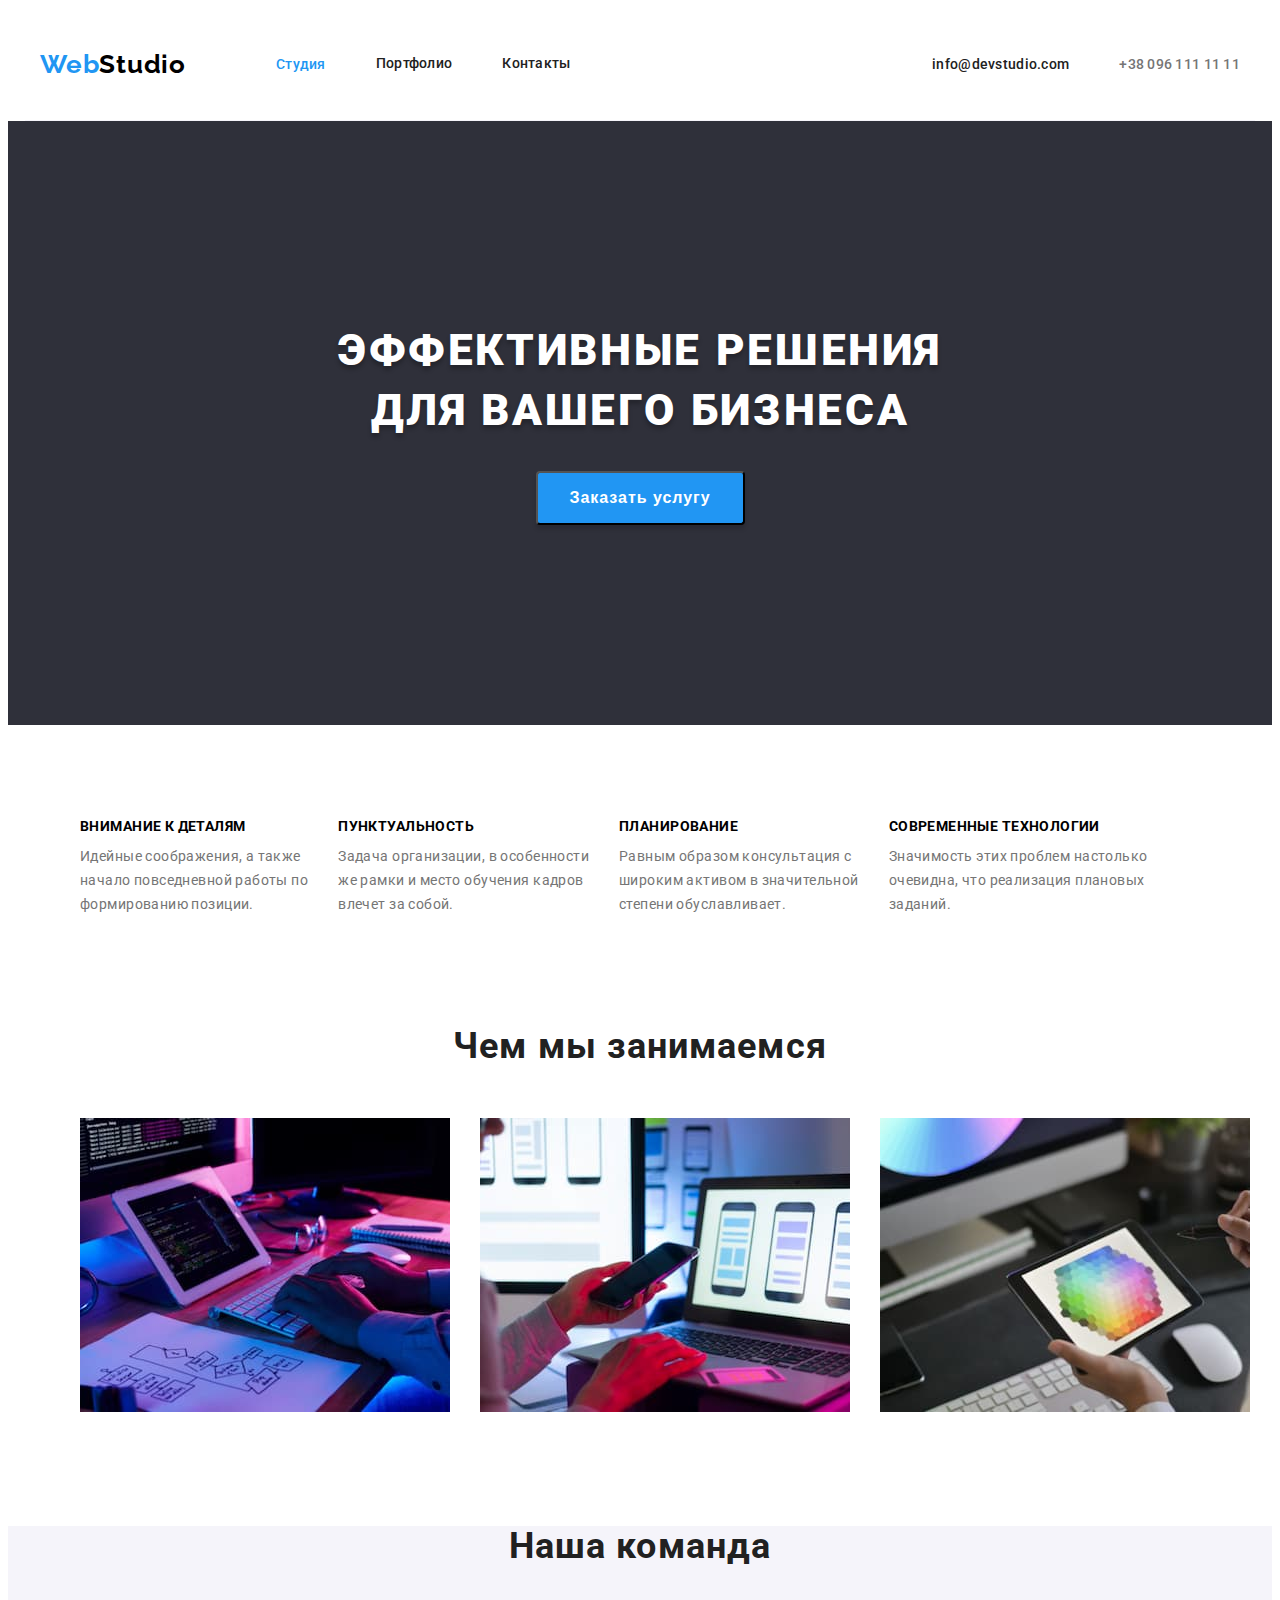
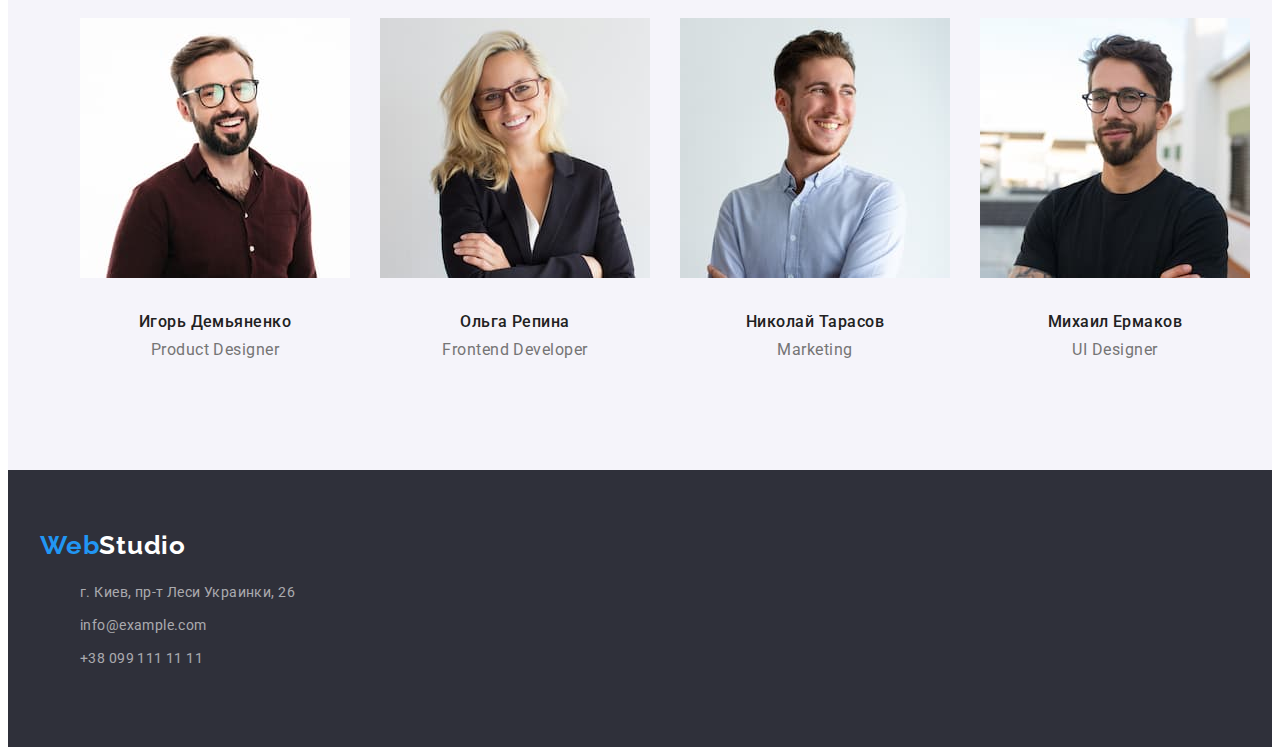
<file: HW_3/index.html>
<!DOCTYPE html>
<html lang="ru">
<head>
    <meta charset="UTF-8">
    <meta name="viewport" content="width=device-width, initial-scale=1.0">
    <title>WebStudio</title>
    <link rel="stylesheet" href="https://cdnjs.cloudflare.com/ajax/libs/modern-normalize/1.0.0/modern-normalize.min.css" integrity="sha512-ISS7cAi1PEhQ8jnbJpJZMd29NlhNj4AWYyLOSp2CE/CsHxTCu+r+t0D2yoJudVrd0/8fTVPUVDzY5Tvli75u/g==" crossorigin="anonymous" />
    <link rel="preconnect" href="https://fonts.gstatic.com">
    <link href="https://fonts.googleapis.com/css2?family=Raleway:wght@700&family=Roboto:wght@400;500;700;900&display=swap" 
          rel="stylesheet">
    <link rel="stylesheet" href="CSS/studio.css">
</head>

    <body>
         <!--Header-->
        <header class="header">
            <div class="container container-header">
        <nav class="header-nav">
            <a class="logo link" href="#" lang="en">Web<span class="logo-web-header">Studio</span></a>

           <ul class="nav-list list">
             <li class="nav-list-item"><a class="link nav-link-a current" href="#">Студия</a></li>
             <li class="nav-list-item"><a class="link nav-link" href="./portfolio.html">Портфолио</a></li>
             <li class="nav-list-item"><a class="link nav-link" href="#">Контакты</a></li>
           </ul>
        </nav> 

        <!--Контакти-->
        <ul class="list list-contact">
           <li><a class=" mail-link link" href="mailto:info@devstudio.com">info@devstudio.com</a></li>
           <li><a class="tel-link link" href="tel:+380961111111">+38 096 111 11 11</a> </li>
        </ul>    
       </div>
     </header> 

     
     <main>
        <!--Hero-->
        <section class="hero">
            <div class="container">
             <h1 class="hero-title">Эффективные решения <br> для вашего бизнеса</h1>
             <button class="modal-btn" type="button">Заказать услугу</button> 
            </div>
        </section>

      <!--features-->
      <section class="features">
        <div class="container">
     <h2 class="hidden-title visually-hidden" hidden>особенности</h2>

     <ul class="list features-item">
         <li class="title-f">
         <h3 class="title-features">Внимание к деталям</h3>
         <p class="features-dis">Идейные соображения, а также <br/> начало повседневной работы по <br/> формированию позиции.</p>
        </li>
     
        <li class="title-f">
        <h3 class="title-features">Пунктуальность</h3>
        <p class="features-dis">Задача организации, в особенности <br/> же рамки и место обучения кадров <br/> влечет за собой.</p>
        </li>
    
        <li class="title-f">
        <h3 class="title-features">Планирование</h3>
        <p class="features-dis">Равным образом консультация с <br/> широким активом в значительной <br/> степени обуславливает.</p>
        </li>
    
        <li class="title-f">
        <h3 class="title-features">Современные технологии</h3>
        <p class="features-dis">Значимость этих проблем настолько <br/> очевидна, что реализация плановых <br/> заданий.</p>
        </li>
       </ul>
     </div>
    </section>

    <!--What-are-we-doing-->
    <section class="what-we-do">
        <div class="container">   
    <h2 class="title-chapter">Чем мы занимаемся</h2>
        
    <ul class="list img-what-we-do">
        <li class="about-list-item">
            <img class="about-list-img"
                src="./images/image_(9).jpg" 
                 alt="пальці працюють на клавіатурі планшету" 
                 width="370"
                 height="294">
        </li>

        <li class="about-list-item">
            <img class="about-list-img"
                src="./images/image_(11).jpg" 
                 alt="дівчина тримає в руках моб, на фоні ноутбука" 
                 width="370"
                 height="294">
        </li>

        <li class="about-list-item">
            <img class="about-list-img"
                src="./images/image_(12).jpg" 
                 alt="кольова гама екрану планшета, на фоні компютера" 
                 width="370"
                 height="294">
        </li>
       </ul>
      </div>
    </section>

   <!--Our-team--> 
    <section class="team">
        <div class="container">   
    <h2 class="title-team">Наша команда</h2>
    <ul class="list list-team">
        <li class="list-team-item">
            <img class="face" src="./images/image_(13).jpg" 
                 alt="на фото Игорь Демьяненко"  
                 width="270"
                 height="260">

        <h3 class="title-staff">Игорь Демьяненко</h3>
        <p class="staff-position" lang="en">Product Designer</p>
        </li>


        <li class="list-team-item">
            <img class="face" src="./images/image_(14).jpg" 
                 alt="на фото Ольга Репина"  
                 width="270"
                 height="260">

        <h3 class="title-staff">Ольга Репина</h3>
        <p class="staff-position" lang="en"> Frontend Developer</p>
        </li>


        <li class="list-team-item">
            <img class="face" src="./images/image_(15).jpg" 
                 alt="на фото Николай Тарасов"  
                 width="270"
                 height="260">
        <h3 class="title-staff">Николай Тарасов</h3>
        <p class="staff-position" lang="en">Marketing</p> 
        </li>


        <li class="list-team-item">
            <img class="face" src="./images/image_(16).jpg" 
                 alt="на фото Михаил Ермаков"  
                 width="270"
                 height="260">
        <h3 class="title-staff">Михаил Ермаков</h3>
        <p class="staff-position" lang="en">UI Designer</p>
        </li>
    </ul>
   </div>
  </section>

    </main>

    <!--Footer-->
    <footer class="footer">
        <div class="container">
            <h2 class="visually-hidden">Пiдвал сайта</h2>
        <a class="logo link" href="./index.html" lang="en">Web<span class="logo-web-footer">Studio</span></a>
        <address class="address">
            <ul class="footer-list list">

                <li class="footer-list-item"><a class="link adr-str" href="https://goo.gl/maps/SzbFPfj4iSwk4chh7" 
                       target="_blank" 
                       rel="noopener noreferrer">
                        г. Киев, пр-т Леси Украинки, 26</a>
                </li>

                <li class="footer-list-item"><a class="link mail-address" href="mailto:info@example.com" 
                       lang="en">info@example.com</a>
                </li>

                <li class="footer-list-item"><a class="link tel-address" href="tel:+380991111111">+38 099 111 11 11</a>
                </li>
                
            </ul>
            </address>
         </div>
    </footer>

   </body>
</html>
</file>
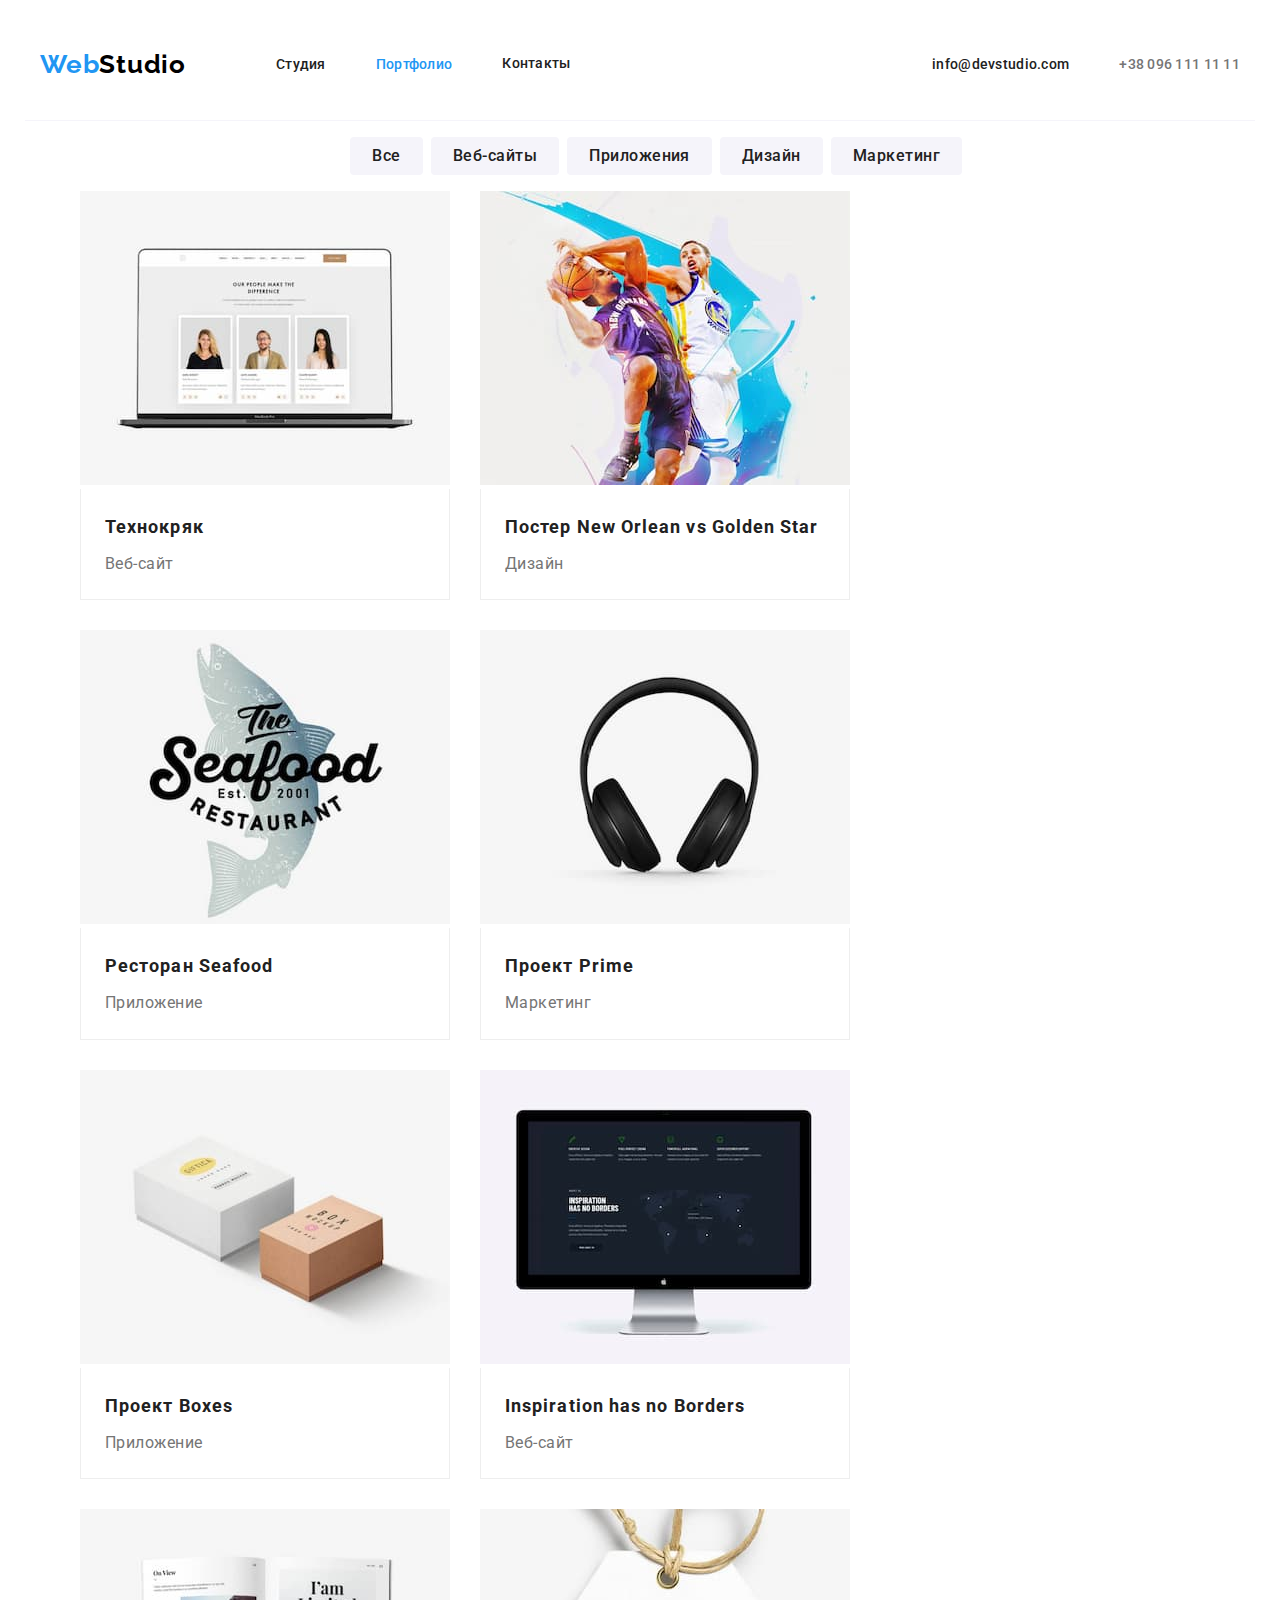
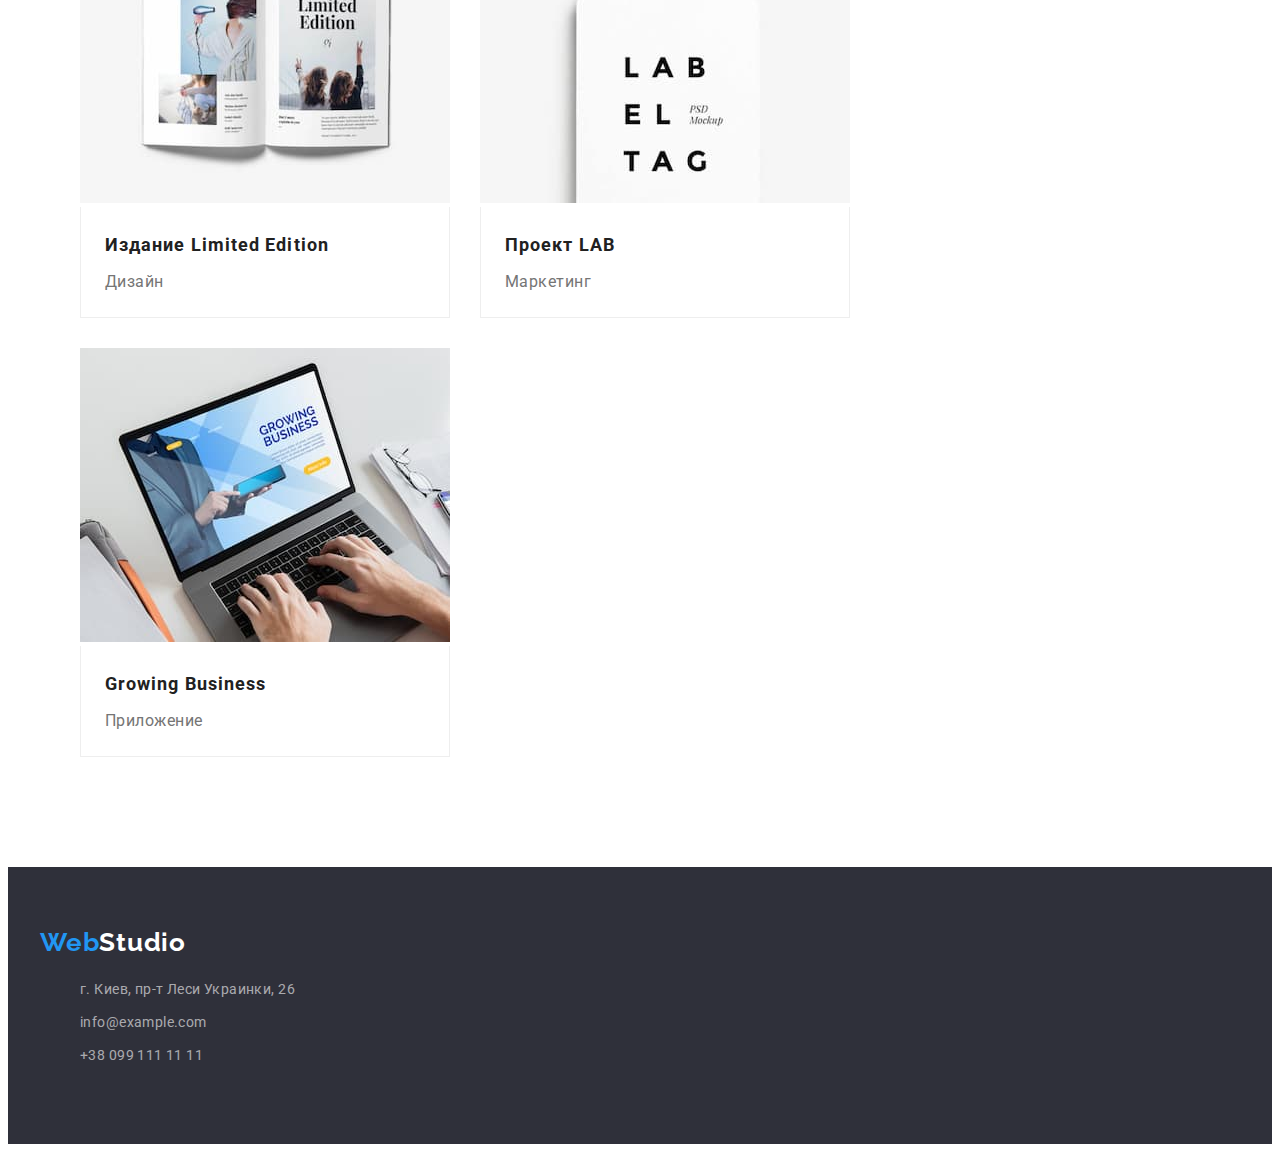
<file: HW_3/portfolio.html>
<!DOCTYPE html>
<html lang="ru">
<head>
    <meta charset="UTF-8">
    <meta name="viewport" content="width=device-width, initial-scale=1.0">
    <title>Portfolio</title>
    <link rel="stylesheet" href="https://cdnjs.cloudflare.com/ajax/libs/modern-normalize/1.0.0/modern-normalize.min.css"
          integrity="sha512-ISS7cAi1PEhQ8jnbJpJZMd29NlhNj4AWYyLOSp2CE/CsHxTCu+r+t0D2yoJudVrd0/8fTVPUVDzY5Tvli75u/g=="
          crossorigin="anonymous"/>
    <link rel="preconnect" href="https://fonts.gstatic.com">
    <link href="https://fonts.googleapis.com/css2?family=Raleway:wght@700&family=Roboto:wght@400;500;700;900&display=swap"
          rel="stylesheet">
    <link rel="stylesheet" href="CSS/studio.css">
    <link rel="stylesheet" href="CSS/portfolio.css">
</head>

<body>
     <!--Header-->
    <header class="header">
        <div class="container container-header">
    <nav class="header-nav">
        <a class="logo link" href="#" lang="en">Web<span class="logo-web-header">Studio</span></a>

       <ul class="nav-list list">
         <li class="nav-list-item"><a class="link nav-link-a current" href="./index.html">Студия</a></li>
         <li class="nav-list-item"><a class="link nav-link-b" href="./portfolio.html">Портфолио</a></li>
         <li class="nav-list-item"><a class="link nav-link" href="#">Контакты</a></li>
       </ul>
    </nav> 

    <!--Контакти-->
    <ul class="list list-contact">
       <li><a class=" mail-link link" href="mailto:info@devstudio.com">info@devstudio.com</a></li>
       <li><a class="tel-link link" href="tel:+380961111111">+38 096 111 11 11</a> </li>
    </ul>   
  </div>          
 </header> 

  <main>
    <!--Hero-->
    <section class="project-section">
        <div class="container filter-btn">
        <h1 class="hidden-title" hidden>особенности</h1>

        <ul class="list filter-btn-list">
            <li class="filter-btn-item"><button class="navigation-btn" type="button">Все</button></li>
            <li class="filter-btn-item"><button class="navigation-btn" type="button">Веб-сайты</button></li>
            <li class="filter-btn-item"><button class="navigation-btn" type="button">Приложения</button></li>
            <li class="filter-btn-item"><button class="navigation-btn" type="button">Дизайн</button></li>
            <li class="filter-btn-item"><button class="navigation-btn" type="button">Маркетинг</button></li>
        </ul>
    </div>
</section>

        <!--Portfolio-->
<section class="portfolio">
    <div class="container">
        <ul class="portfolio-list list">
            <li class="portfolio-item">
                    <img src="./images/image_(1).jpg" alt="на екрані ноутбуку зображені три особи"
                    width="370"
                    height="294">
                    <div class="content-card">
                    <h2 class="portfolio-title">Технокряк</h2>
                    <p class="portfolio-desc">Веб-сайт</p>
                  </div>
            </li>


            <li class="portfolio-item">
                    <img src="images/image_(10).jpg" alt="два баскетболісти грають у баскетбол"
                    width="370"
                    height="294">
                    <div class="content-card">
                    <h2 class="portfolio-title">Постер New Orlean vs Golden Star</h2>
                    <p class="portfolio-desc">Дизайн</p>
                    </div>
            </li>


            <li class="portfolio-item">
                    <img src="images/image_(2).jpg" alt="Реклама ресторану Seafood"
                    width="370"
                    height="294">
                    <div class="content-card">
                    <h2 class="portfolio-title">Ресторан Seafood</h2>
                    <p class="portfolio-desc">Приложение</p>
                    </div>
            </li>


            <li class="portfolio-item">
                    <img src="images/image_(3).jpg" alt="великі навушники"
                    width="370"
                    height="294">
                    <div class="content-card">
                    <h2 class="portfolio-title">Проект Prime</h2>
                    <p class="portfolio-desc">Маркетинг</p>
                    </div>
            </li>


            <li class="portfolio-item">
                    <img src="images/image_(4).jpg" alt="дві коробки: біла та коричнева"
                    width="370"
                    height="294">
                    <div class="content-card">
                    <h2 class="portfolio-title">Проект Boxes</h2>
                    <p class="portfolio-desc">Приложение</p>
                    </div>
            </li>


            <li class="portfolio-item">
                    <img src="images/image_(5).jpg" alt="монітор компютера"
                    width="370"
                    height="294">
                    <div class="content-card">
                    <h2 class="portfolio-title">Inspiration has no Borders</h2>
                    <p class="portfolio-desc">Веб-сайт</p>
                    </div>
            </li>


            <li class="portfolio-item">
                    <img src="images/image_(6).jpg" alt="розгорнута книга з ілюстраціями"
                    width="370"
                    height="294">
                    <div class="content-card">
                    <h2 class="portfolio-title">Издание Limited Edition</h2>
                    <p class="portfolio-desc">Дизайн</p>
                    </div>
            </li>


            <li class="portfolio-item">
                    <img src="images/image_(7).jpg" alt="бірка label tag"
                    width="370"
                    height="294">
                    <div class="content-card">
                    <h2 class="portfolio-title">Проект LAB</h2>
                    <p class="portfolio-desc">Маркетинг</p>
                    </div>
            </li>


            <li class="portfolio-item">
                <a class="link" href="#">
                    <img src="images/image_(8).jpg" alt="пальці рук працюють на ноутбуці"
                    width="370"
                    height="294">
                    <div class="content-card">
                    <h2 class="portfolio-title">Growing Business</h2>
                    <p class="portfolio-desc">Приложение</p>
                    </div>
                </a>
            </li>

        </ul>
    </div>
    </section>
</main>

<!--Footer-->
<footer class="footer">
    <div class="container">
        <h2 class="visually-hidden">Пiдвал сайта</h2>
    <a class="logo link" href="./index.html" lang="en">Web<span class="logo-web-footer">Studio</span></a>
    <address class="address">
        <ul class="footer-list list">

            <li class="footer-list-item"><a class="link adr-str" href="https://goo.gl/maps/SzbFPfj4iSwk4chh7" 
                   target="_blank" 
                   rel="noopener noreferrer">
                    г. Киев, пр-т Леси Украинки, 26</a>
            </li>

            <li class="footer-list-item"><a class="link mail-address" href="mailto:info@example.com" 
                   lang="en">info@example.com</a>
            </li>

            <li class="footer-list-item"><a class="link tel-address" href="tel:+380991111111">+38 099 111 11 11</a>
            </li>
            
        </ul>
        </address>
     </div>
</footer>

</body>
</html>
</file>
<file: HW_3/CSS/studio.css>
:root {
    --main-font: "Roboto" , sans-serif;
    --secondary-font: "Raleway" , sans-serif;
    --logo-color: #000000;
    --accent-color: #2196F3;
    --title-text-color: #212121;
    --discription-text-color: #757575;
    --background-color: #2f303a;
    --white-text-back-color: #ffffff;
    --back-team-color: #f5f4fa;
    --background-second: #E5E5E5;
}

body {
    font-family: var(--main-font) ;
    letter-spacing: 0.03em;
}

h1,
h2,
h3,
h4,
p {
    margin: 0;
}

.ul ol {
    margin: 0;
    padding: 0;
}

.img {
    display: block;
}

.link {
    text-decoration: none;
}

.list {
    list-style: none;
}

.address {
    font-style: normal;
}

/* Header section */

.visually-hidden {
    position: absolute !important;
    clip: rect(1px 1px 1px 1px); /* IE6, IE7 */
    clip: rect(1px, 1px, 1px, 1px);
    padding: 0 !important;
    border: 0 !important;
    height: 1px !important;
    width: 1px !important;
    overflow: hidden;
}

.container {
    width: 1200px;
    margin: 0 auto;
    padding-left: 15px;
    padding-right: 15px;
}

.logo {
    font-family: var(--secondary-font);
    font-weight: 700;
    font-size: 26px;
    line-height: 1.19;
    letter-spacing: 0.03em;
    color: var(--accent-color);
}

.logo-web-header {
    color: var(--logo-color);
}

.logo-web-footer {
    color: var(--white-text-back-color);
}

.nav-link {
    margin-right: 50px;
    display: block;
    font-weight: 500;
    font-size: 14px;
    line-height: 1.14;
    letter-spacing: 0.02em;
    padding-top: 32px;
    padding-bottom: 32px;
    color: var(--title-text-color);
}

.nav-list {
    display: flex;
    align-items: center;
    margin-left: 93px;
}

.nav-list {
    margin-left: 50px;
}

.nav-link:hover,
.nav-link:focus {
    color: var(--accent-color) ;
}

.nav-link-a {
    margin-right: 50px;
    font-weight: 500;
    font-size: 14px;
    line-height: 1.14;
    letter-spacing: 0.02em;
    color: var(--accent-color);
}

.nav-link-a:hover,
.nav-link-a:focus {
    color: var(--accent-color) ;
}

:current {
    color: var(--accent-color)
}

.container-header {
    display: flex;
    align-items: center;
    border-bottom: 1px solid var(--back-team-color);
}

.header-nav {
    display: flex;
    align-items: center;
}

/* .Contacts section */

.list-contact {
    display: flex;
    margin-left: auto;
}

.mail-link,
.tel-link {
    padding-top: 32px;
    padding-bottom: 32px;
    font-weight: 500;
    font-size: 14px;
    line-height: 1.14;
    letter-spacing: 0.02em;
    color: #212121;
}

.tel-link {
    margin-left: 50px;
    font-weight: 500;
    font-size: 14px;
    line-height: 1.14;
    letter-spacing: 0.02em;
    color: var(--discription-text-color);
}

.mail-link:hover,
.mail-link:focus,
.tel-link:hover,
.tel-link:focus {
    color: var(--accent-color);
}

/* Hero section */

.hero {
    padding-top: 200px;
    padding-bottom: 200px;
    margin-left: auto;
    margin-right: auto;
    background-color: var(--background-color);
}    

.modal-btn {
    display: block;
    margin-left: auto;
    margin-right: auto;
    padding-left: 32px;
    padding-right: 32px;
    padding-top: 10px;
    padding-bottom: 10px;
    box-shadow: 0px 4px 4px rgba(0, 0, 0, 0.15);
    border-radius: 4px;
    font-weight: 700;
    font-size: 16px;
    line-height: 1.88;
    letter-spacing: 0.06em;
    background-color: var(--accent-color);
    color: var(--white-text-back-color);
    cursor: pointer;
}

.hero-title {
    display: block;
    margin-left: auto;
    margin-right: auto;
    margin-bottom: 30px;
    font-weight: 900;
    font-size: 44px;
    line-height: 1.36;
    letter-spacing: 0.06em;
    text-transform: uppercase;
    text-align: center;
    color: var(--white-text-back-color);
    text-shadow: 0px 4px 4px rgba(0, 0, 0, 0.25);
 }

/* Features section */

.features {
    padding-top: 94px;
}
.features-item {
    display: flex;
    margin-left: -30px;
    margin-top: -30px;
}

.title-f {
    flex-basis: calc ((100% - 90px) /4);
    margin-left: 30px;
    margin-top: 30px;
}

.title-features {
    margin-bottom: 10px;
    font-weight: 700;
    font-size: 14px;
    line-height: 1.14;
    text-transform: uppercase;
    letter-spacing: 0.03em;
}

.features-dis {
    font-size: 14px;
    line-height: 1.71;
    letter-spacing: 0.03em;
    color: var(--discription-text-color); 
}


/* What are we doing section */
.img-what-we-do {
    display: flex;
}
.what-we-do {
    display: flex;
    padding-bottom: 94px;
    padding-top: 94px;
    background-color: var(--white-text-back-color);
}

.title-chapter {
    margin-bottom: 50px;
    font-weight: 700;
    font-size: 36px;
    line-height: 1.16;
    text-align: center;
    letter-spacing: 0.03em;
    color: var(--title-text-color);
}

.about-list-item {
    margin-right: 30px;
}

.img-what-we-do:nth-child(3) {
    margin-right: 0;
}

/* Our team section */

.team {
    background-color: var(--back-team-color);
    padding-bottom: 94px;
}

.title-team {
    margin-bottom: 50px;
    font-weight: 700;
    font-size: 36px;
    line-height: 1.16;
    text-align: center;
    letter-spacing: 0.03em;
    color: var(--title-text-color);
}

.list-team {
    display: flex;
}

.list-team-item {
    margin-right: 30px;
}

.title-staff {
    margin-bottom: 10px;
    font-weight: 500;
    font-size: 16px;
    line-height: 1.19;
    letter-spacing: 0.03em;
    text-align: center;
    color: var(--title-text-color);
}

.face {
    margin-bottom: 30px;
}

.staff-position {
    font-weight: 400;
    font-size: 16px;
    line-height: 1.18;
    text-align: center;
    color: var(--discription-text-color);
}

/* Footer section */
.footer {
    margin-bottom: 0;
    padding-top: 60px;
    padding-bottom: 60px;
    background-color: var(--background-color);
}

.logo-web-footer {
    margin-bottom: 20px;
}

.address {
    margin-top: 20px;
    font-style: normal;
}

.adr-str,
.mail-address,
.tel-address {
    font-size: 14px;
    line-height: 1.71;
    letter-spacing: 0.03em;
    color: rgba(255, 255, 255, 0.6);   
}

.footer-list-item:not(:last-child) {
  margin-bottom: 9px;
}
.adr-str:hover,
.adr-str:focus {
    color: var(--accent-color) ;
}

.mail-address:hover,
.mail-address:focus {
    color: var(--accent-color) ;
}

.tel-address:hover,
.tel-address:focus {
    color: var(--accent-color) ;
}
</file>
<file: HW_3/CSS/portfolio.css>
/* Filter button section */

.navigation-btn {
    border: 1px solid transparent;
    border-radius: 4px;
    padding: 6px 22px 6px 22px;
    background: var(--accent-color);
    font-weight: 500;
    font-size: 16px;
    line-height: 1.63;
    cursor: pointer;
    color: var(--title-text-color);
  }

.navigation-btn {
    background: var(--back-team-color)
}

.navigation-btn:hover,
.navigation-btn:focus {
    background-color: var(--accent-color) ;
    cursor: pointer;
}
   
.nav-link-b {
    margin-right: 50px;
    font-weight: 500;
    font-size: 14px;
    line-height: 1.14;
    letter-spacing: 0.02em;
}  
  
.nav-link-b {
    color: var(--accent-color) ;
}

.nav-link-a {
    font-weight: 500;
    font-size: 14px;
    line-height: 1.14;
    letter-spacing: 0.02em;
    color: var(--title-text-color);
}


    <!--Hero-->

.project-section {
    padding-top: 94px;
    padding-bottom: 50px;
}

.filter-btn-list {
    display: flex;
    justify-content: center;
}

.navigation-btn {
    min-width: 73px;
    padding-left: 22px;
    padding-right: 22px;
    padding-top: 6px;
    padding-bottom: 6px;
    border: none;
    font-family: inherit;
    font-weight: 500;
    font-size: 16px;
    line-height: 1.63;
    text-align: center;
    letter-spacing: 0.03em;
    color: var(--title-text-color);
    background-color: var(--back-team-color);
}

.filter-button:hover,
.filter-button:focus {
    cursor: pointer;
    color: var(--back-team-color);
    background-color: var(--accent-color);
}

.filter-btn-item {
    margin-right: 8px;
}

.filter-btn-item:nth-child(5) {
    margin-right: 8px;
}

/* Portfolio section */

.portfolio-list {
    display: flex;
    flex-wrap: wrap;
    margin-left: -30px;
    margin-top: -30px;
    padding-bottom: 94px;
}

.portfolio-item {
    margin-top: 30px;
    margin-left: 30px;
    flex-basis: calc((100% - 90px) /3);
}

.content-card {
    display: block;
    padding-left: 24px;
    padding-right: 24px;
    padding-top: 20px;
    padding-bottom: 20px;
    border-left: 1px solid #eeeeee;
    border-bottom: 1px solid #eeeeee;
    border-right: 1px solid #eeeeee;
}

.portfolio-title {
    margin-bottom: 4px;
    font-weight: 700;
    font-size: 18px;
    line-height: 2;
    letter-spacing: 0.06em;
    color: var(--title-text-color);
}

.portfolio-desc {
    display: inline-block;
    font-weight: 400;
    font-size: 16px;
    line-height: 1.89;
    letter-spacing: 0.03em;
    color: var(--discription-text-color);
}
</file>
